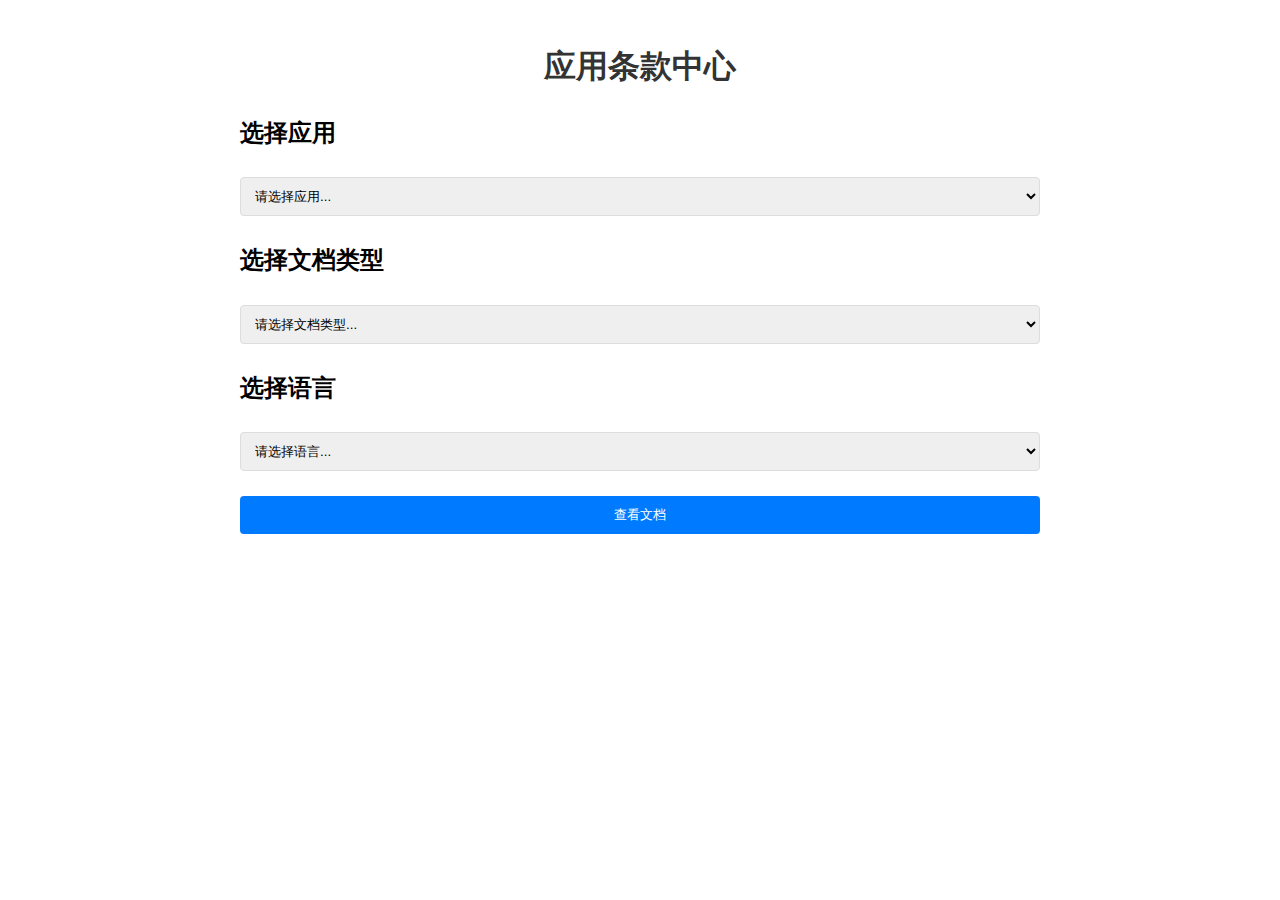
<file: index.html>
<!DOCTYPE html>
<html lang="en">
<head>
    <meta charset="UTF-8">
    <meta name="viewport" content="width=device-width, initial-scale=1.0">
    <title>应用条款中心</title>
    <link rel="stylesheet" href="css/style.css">
</head>
<body>
    <div class="container">
        <h1>应用条款中心</h1>
        
        <div class="app-selector">
            <h2>选择应用</h2>
            <select id="appSelect">
                <option value="">请选择应用...</option>
                <option value="app1">APP1</option>
                <option value="app2">APP2</option>
                <option value="app3">APP3</option>
            </select>
        </div>

        <div class="doc-selector">
            <h2>选择文档类型</h2>
            <select id="docSelect">
                <option value="">请选择文档类型...</option>
                <option value="terms">使用条款</option>
                <option value="privacy">隐私政策</option>
                <option value="support">支持政策</option>
            </select>
        </div>

        <div class="lang-selector">
            <h2>选择语言</h2>
            <select id="langSelect">
                <option value="">请选择语言...</option>
                <option value="en">English</option>
                <option value="zh">中文</option>
            </select>
        </div>

        <button id="viewDoc">查看文档</button>
    </div>
    <script src="js/main.js"></script>
</body>
</html>
</file>
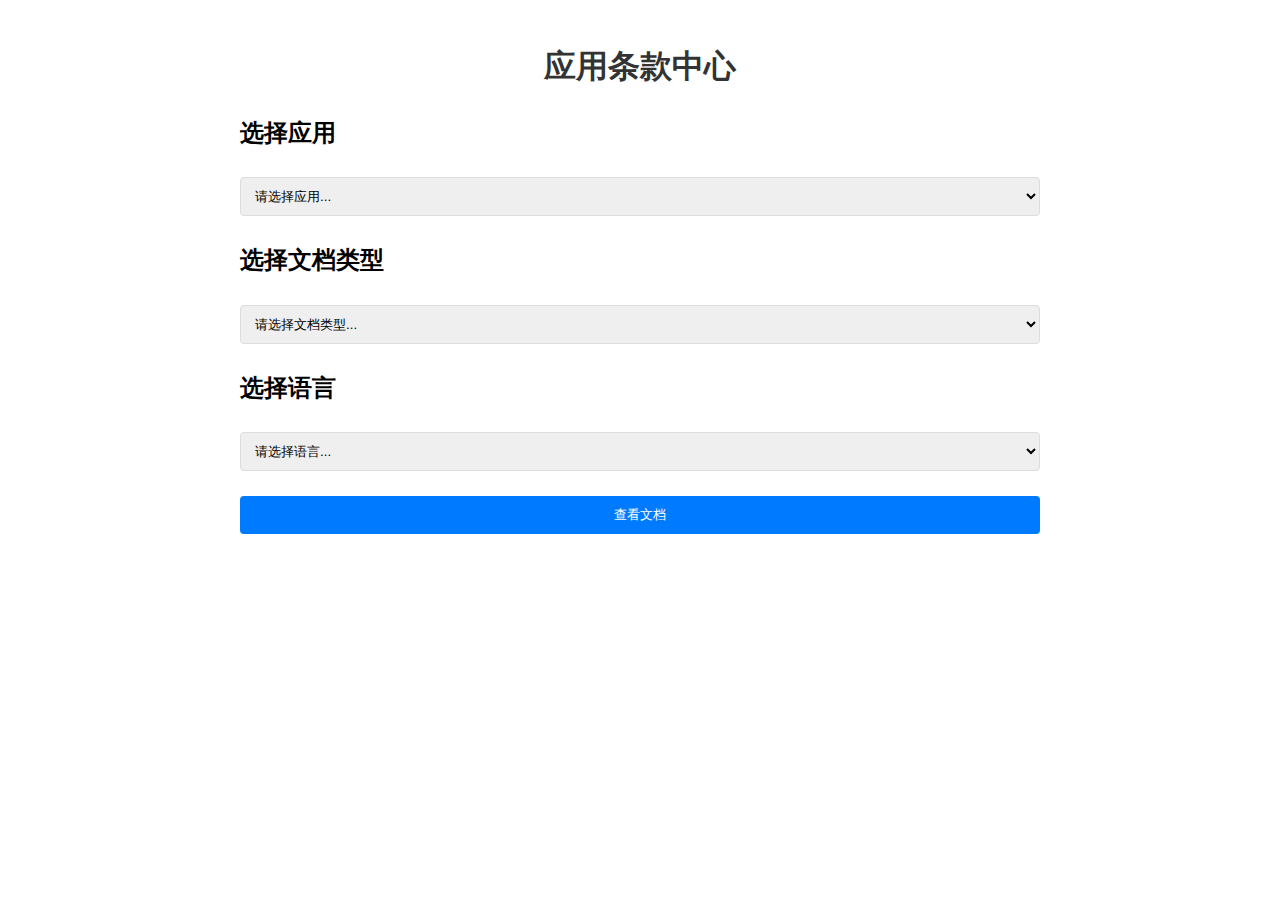
<file: APP条款网站/index.html>
<!DOCTYPE html>
<html lang="en">
<head>
    <meta charset="UTF-8">
    <meta name="viewport" content="width=device-width, initial-scale=1.0">
    <title>应用条款中心</title>
    <link rel="stylesheet" href="css/style.css">
</head>
<body>
    <div class="container">
        <h1>应用条款中心</h1>
        
        <div class="app-selector">
            <h2>选择应用</h2>
            <select id="appSelect">
                <option value="">请选择应用...</option>
                <option value="app1">APP1</option>
                <option value="app2">APP2</option>
                <option value="app3">APP3</option>
            </select>
        </div>

        <div class="doc-selector">
            <h2>选择文档类型</h2>
            <select id="docSelect">
                <option value="">请选择文档类型...</option>
                <option value="terms">使用条款</option>
                <option value="privacy">隐私政策</option>
            </select>
        </div>

        <div class="lang-selector">
            <h2>选择语言</h2>
            <select id="langSelect">
                <option value="">请选择语言...</option>
                <option value="en">English</option>
                <option value="zh">中文</option>
            </select>
        </div>

        <button id="viewDoc">查看文档</button>
    </div>
    <script src="js/main.js"></script>
</body>
</html>
</file>
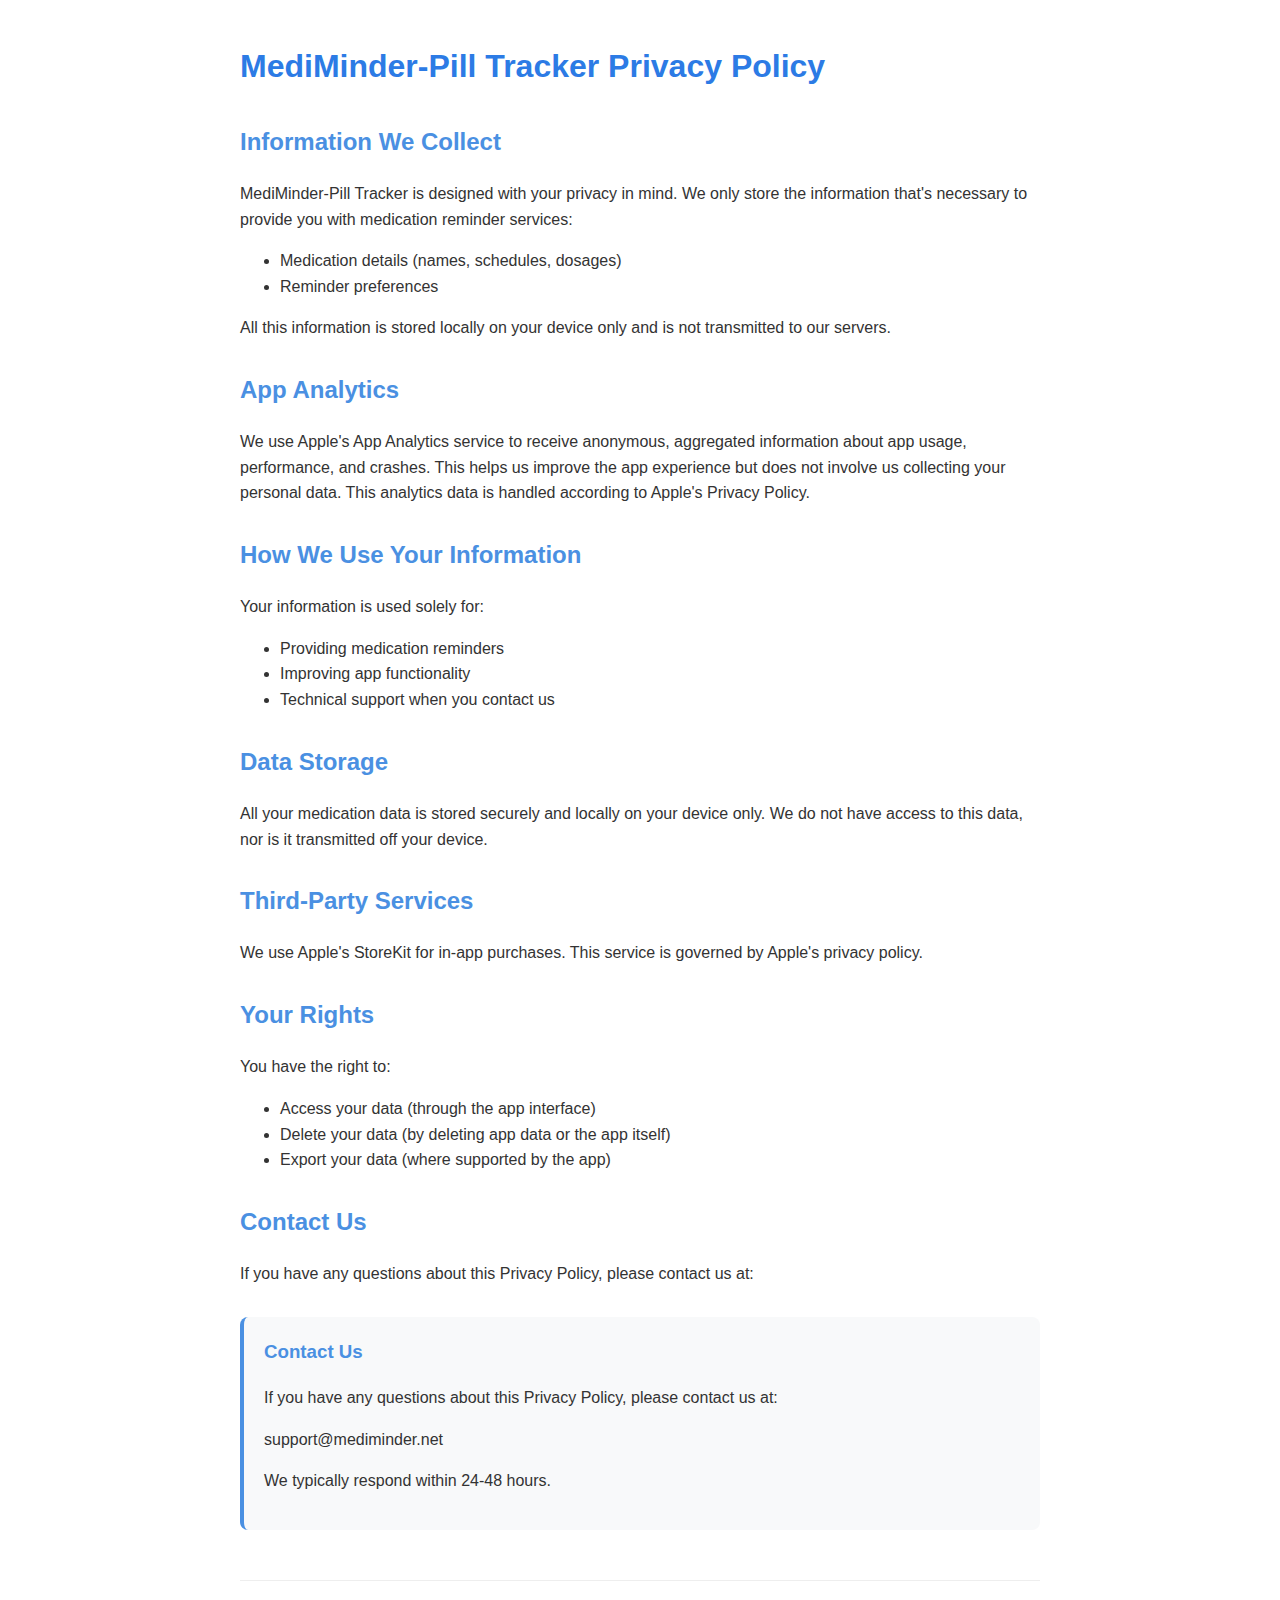
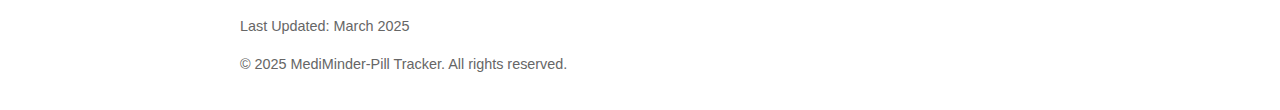
<file: app1/privacy/en.html>
<!DOCTYPE html>
<html lang="en">
<head>
    <meta charset="UTF-8">
    <meta name="viewport" content="width=device-width, initial-scale=1.0">
    <title>MediMinder-Pill Tracker Privacy Policy</title>
    <style>
        body {
            font-family: -apple-system, BlinkMacSystemFont, 'Segoe UI', Roboto, Oxygen, Ubuntu, Cantarell, 'Open Sans', 'Helvetica Neue', sans-serif;
            line-height: 1.6;
            color: #333;
            max-width: 800px;
            margin: 0 auto;
            padding: 20px;
        }
        h1 {
            color: #2c7be5;
            margin-bottom: 30px;
        }
        h2 {
            color: #4a90e2;
            margin-top: 30px;
        }
        .contact-box {
            background-color: #f8f9fa;
            border-radius: 8px;
            padding: 20px;
            margin: 30px 0;
            border-left: 4px solid #4a90e2;
        }
        .contact-box h3 {
            margin-top: 0;
            color: #4a90e2;
        }
        a {
            color: #4a90e2;
            text-decoration: none;
        }
        a:hover {
            text-decoration: underline;
        }
    </style>
</head>
<body>
    <h1>MediMinder-Pill Tracker Privacy Policy</h1>
            <h2>Information We Collect</h2>
            <p>MediMinder-Pill Tracker is designed with your privacy in mind. We only store the information that's necessary to provide you with medication reminder services:</p>
            <ul>
                <li>Medication details (names, schedules, dosages)</li>
                <li>Reminder preferences</li>
            </ul>
            <p>All this information is stored locally on your device only and is not transmitted to our servers.</p>
            
            <h2>App Analytics</h2>
            <p>We use Apple's App Analytics service to receive anonymous, aggregated information about app usage, performance, and crashes. This helps us improve the app experience but does not involve us collecting your personal data. This analytics data is handled according to Apple's Privacy Policy.</p>
            
            <h2>How We Use Your Information</h2>
            <p>Your information is used solely for:</p>
            <ul>
                <li>Providing medication reminders</li>
                <li>Improving app functionality</li>
                <li>Technical support when you contact us</li>
            </ul>
            
            <h2>Data Storage</h2>
            <p>All your medication data is stored securely and locally on your device only. We do not have access to this data, nor is it transmitted off your device.</p>
            
            <h2>Third-Party Services</h2>
            <p>We use Apple's StoreKit for in-app purchases. This service is governed by Apple's privacy policy.</p>
            
            <h2>Your Rights</h2>
            <p>You have the right to:</p>
            <ul>
                <li>Access your data (through the app interface)</li>
                <li>Delete your data (by deleting app data or the app itself)</li>
                <li>Export your data (where supported by the app)</li>
            </ul>
            
            <h2>Contact Us</h2>
            <p>If you have any questions about this Privacy Policy, please contact us at:</p>
            <div class="contact-box">
                <h3>Contact Us</h3>
                <p>If you have any questions about this Privacy Policy, please contact us at:</p>
                <p>support@mediminder.net</p>
                <p>We typically respond within 24-48 hours.</p>
            </div>
            
            <footer style="margin-top: 50px; border-top: 1px solid #eee; padding-top: 20px; font-size: 0.9em; color: #666;">
                <p>Last Updated: March 2025</p>
                <p>© 2025 MediMinder-Pill Tracker. All rights reserved.</p>
            </footer>
        </body>
        </html>
</file>
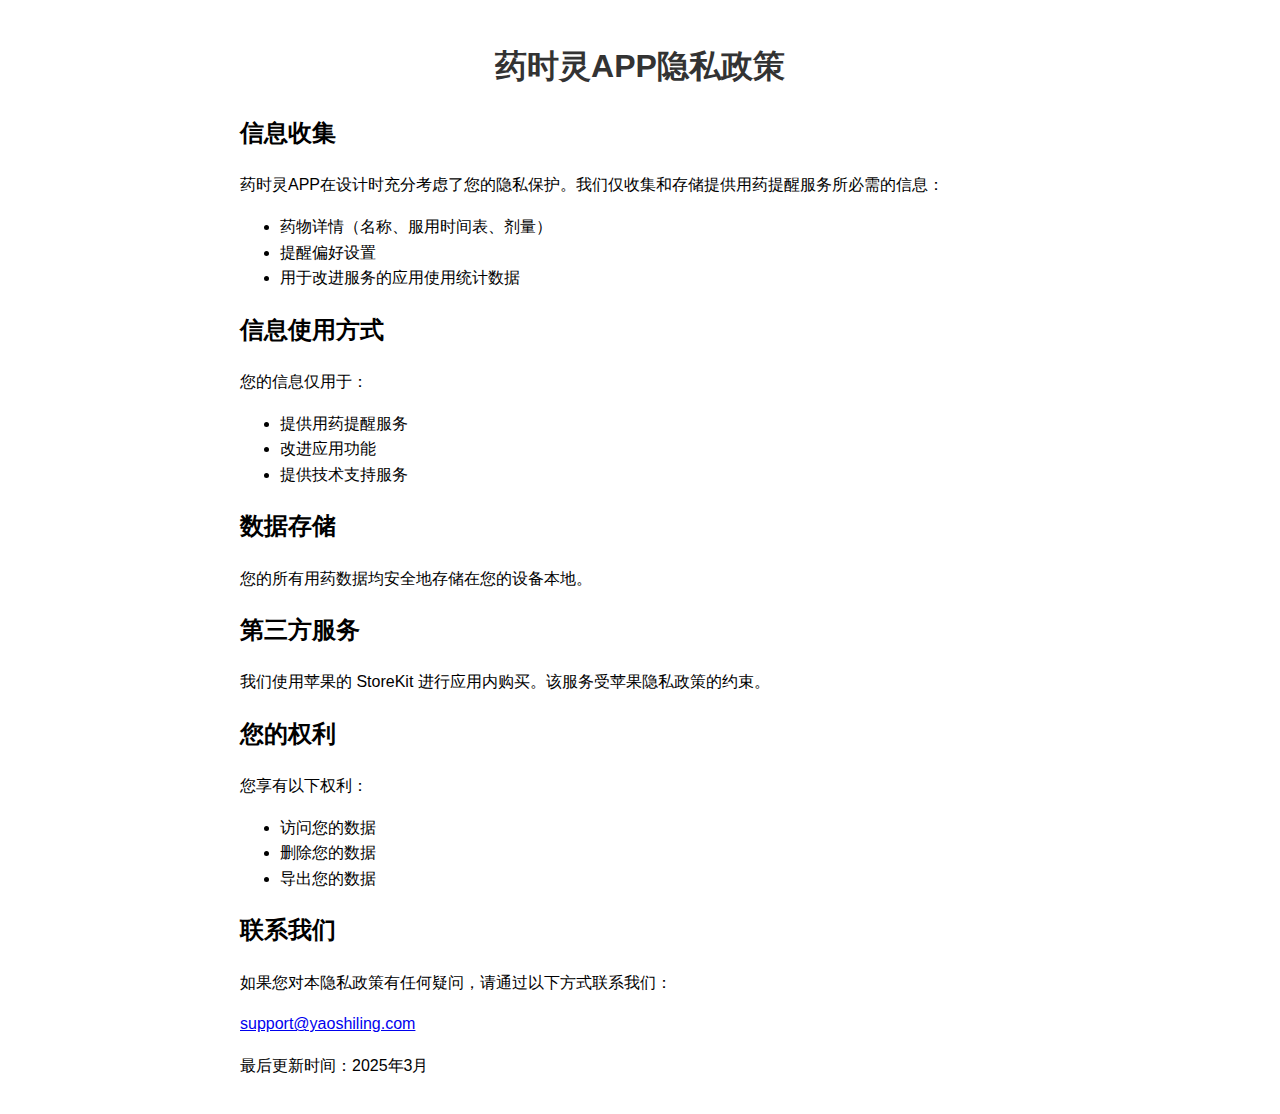
<file: app1/privacy/zh.html>
<!DOCTYPE html>
<html lang="zh">
<head>
    <meta charset="UTF-8">
    <meta name="viewport" content="width=device-width, initial-scale=1.0">
    <title>APP1 隐私政策 - 中文</title>
    <link rel="stylesheet" href="../../../css/style.css">
</head>
<body>
    <div class="container">
        <h1>药时灵APP隐私政策</h1>
        <div class="content">
            <h2>信息收集</h2>
            <p>药时灵APP在设计时充分考虑了您的隐私保护。我们仅收集和存储提供用药提醒服务所必需的信息：</p>
            <ul>
                <li>药物详情（名称、服用时间表、剂量）</li>
                <li>提醒偏好设置</li>
                <li>用于改进服务的应用使用统计数据</li>
            </ul>
            
            <h2>信息使用方式</h2>
            <p>您的信息仅用于：</p>
            <ul>
                <li>提供用药提醒服务</li>
                <li>改进应用功能</li>
                <li>提供技术支持服务</li>
            </ul>
            
            <h2>数据存储</h2>
            <p>您的所有用药数据均安全地存储在您的设备本地。</p>
            
            <h2>第三方服务</h2>
            <p>我们使用苹果的 StoreKit 进行应用内购买。该服务受苹果隐私政策的约束。</p>
            
            <h2>您的权利</h2>
            <p>您享有以下权利：</p>
            <ul>
                <li>访问您的数据</li>
                <li>删除您的数据</li>
                <li>导出您的数据</li>
            </ul>
            
            <h2>联系我们</h2>
            <p>如果您对本隐私政策有任何疑问，请通过以下方式联系我们：</p>
            <p><a href="mailto:support@yaoshiling.com">support@yaoshiling.com</a></p>
            
            <p class="last-updated">最后更新时间：2025年3月</p>
        </div>
    </div>
</body>
</html>
</file>
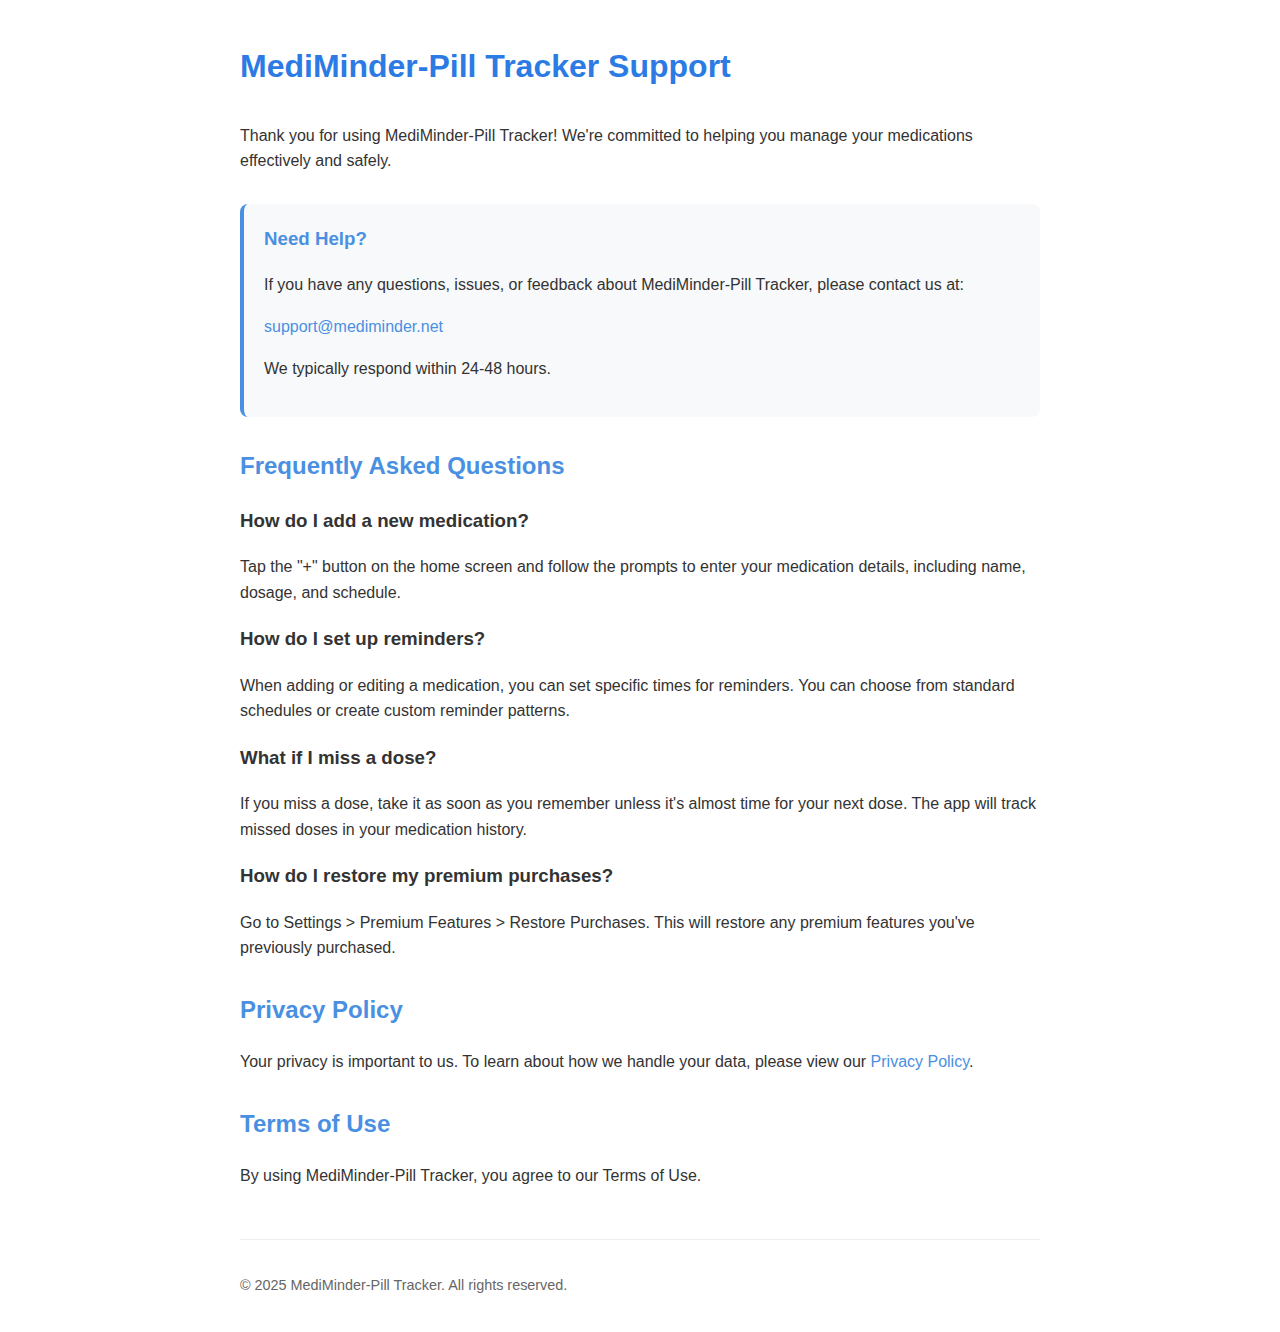
<file: app1/terms/en.html>
<!DOCTYPE html>
<html lang="en">
<head>
    <meta charset="UTF-8">
    <meta name="viewport" content="width=device-width, initial-scale=1.0">
    <title>MediMinder-Pill Tracker Support</title>
    <style>
        body {
            font-family: -apple-system, BlinkMacSystemFont, 'Segoe UI', Roboto, Oxygen, Ubuntu, Cantarell, 'Open Sans', 'Helvetica Neue', sans-serif;
            line-height: 1.6;
            color: #333;
            max-width: 800px;
            margin: 0 auto;
            padding: 20px;
        }
        h1 {
            color: #2c7be5;
            margin-bottom: 30px;
        }
        h2 {
            color: #4a90e2;
            margin-top: 30px;
        }
        .contact-box {
            background-color: #f8f9fa;
            border-radius: 8px;
            padding: 20px;
            margin: 30px 0;
            border-left: 4px solid #4a90e2;
        }
        .contact-box h3 {
            margin-top: 0;
            color: #4a90e2;
        }
        a {
            color: #4a90e2;
            text-decoration: none;
        }
        a:hover {
            text-decoration: underline;
        }
    </style>
</head>
<body>
    <h1>MediMinder-Pill Tracker Support</h1>
    
    <p>Thank you for using MediMinder-Pill Tracker! We're committed to helping you manage your medications effectively and safely.</p >
    
    <div class="contact-box">
        <h3>Need Help?</h3>
        <p>If you have any questions, issues, or feedback about MediMinder-Pill Tracker, please contact us at:</p >
        <p><a href="mailto:support@mediminder.net">support@mediminder.net</a></p >
        <p>We typically respond within 24-48 hours.</p >
    </div>
    
    <h2>Frequently Asked Questions</h2>
    
    <h3>How do I add a new medication?</h3>
    <p>Tap the "+" button on the home screen and follow the prompts to enter your medication details, including name, dosage, and schedule.</p >
    
    <h3>How do I set up reminders?</h3>
    <p>When adding or editing a medication, you can set specific times for reminders. You can choose from standard schedules or create custom reminder patterns.</p >
    
    <h3>What if I miss a dose?</h3>
    <p>If you miss a dose, take it as soon as you remember unless it's almost time for your next dose. The app will track missed doses in your medication history.</p >
    
    <h3>How do I restore my premium purchases?</h3>
    <p>Go to Settings > Premium Features > Restore Purchases. This will restore any premium features you've previously purchased.</p >
    
    <h2>Privacy Policy</h2>
    <p>Your privacy is important to us. To learn about how we handle your data, please view our <a href="https://terms.suganqi.com/apps/app1/privacy/en.html">Privacy Policy</a>.</p >
    
    <h2>Terms of Use</h2>
    <p>By using MediMinder-Pill Tracker, you agree to our Terms of Use.</p >
    
    <footer style="margin-top: 50px; border-top: 1px solid #eee; padding-top: 20px; font-size: 0.9em; color: #666;">
        <p>© 2025 MediMinder-Pill Tracker. All rights reserved.</p >
    </footer>
</body>
</html>
</file>
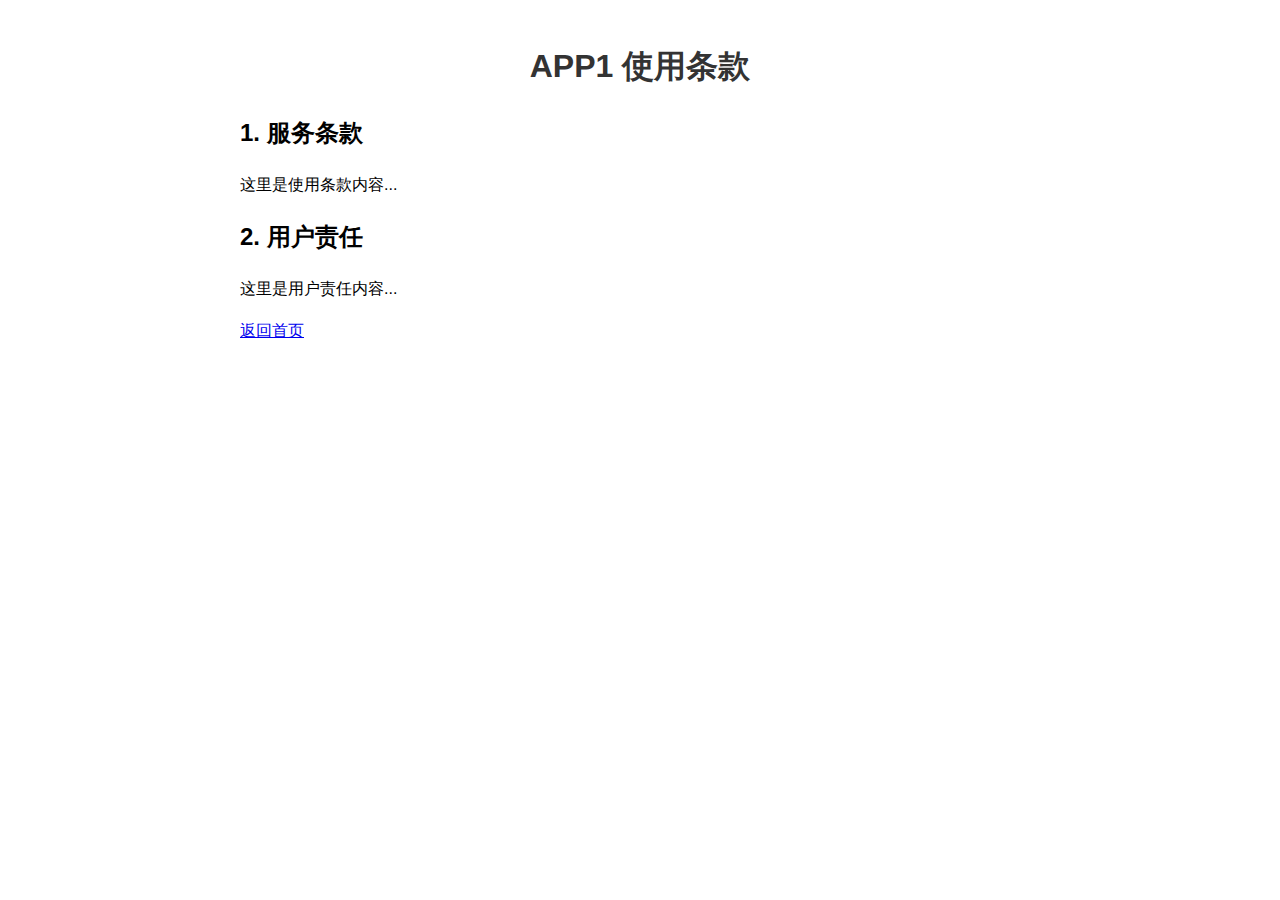
<file: app1/terms/zh.html>
<!DOCTYPE html>
<html lang="zh">
<head>
    <meta charset="UTF-8">
    <meta name="viewport" content="width=device-width, initial-scale=1.0">
    <title>APP1 使用条款 - 中文</title>
    <link rel="stylesheet" href="../../../css/style.css">
</head>
<body>
    <div class="container">
        <h1>APP1 使用条款</h1>
        <div class="content">
            <h2>1. 服务条款</h2>
            <p>这里是使用条款内容...</p>
            
            <h2>2. 用户责任</h2>
            <p>这里是用户责任内容...</p>
            
            <!-- 更多条款内容 -->
        </div>
        <a href="../../../index.html">返回首页</a>
    </div>
</body>
</html>
</file>
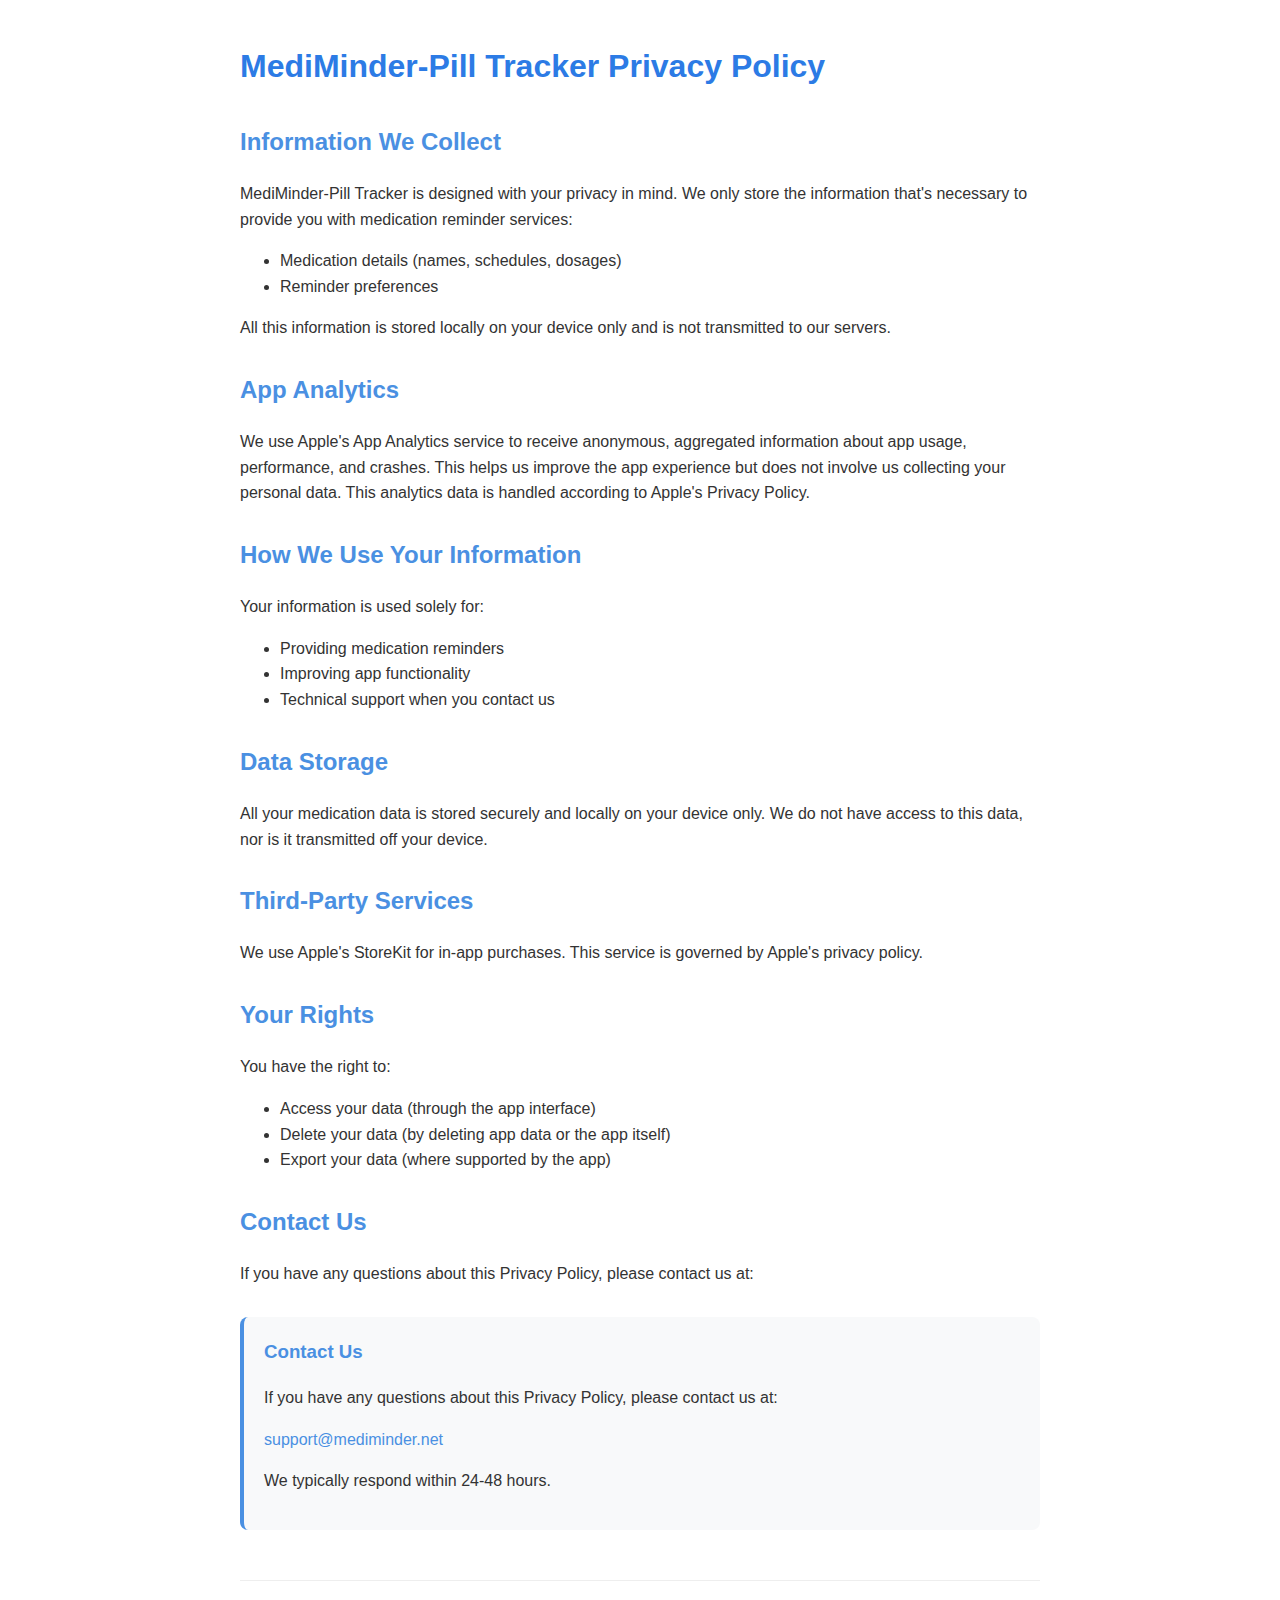
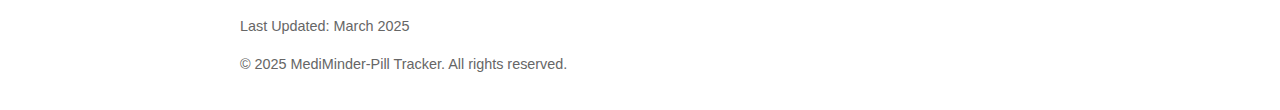
<file: apps/app1/privacy/en.html>
<!DOCTYPE html>
<html lang="en">
<head>
    <meta charset="UTF-8">
    <meta name="viewport" content="width=device-width, initial-scale=1.0">
    <title>MediMinder-Pill Tracker Privacy Policy</title>
    <style>
        body {
            font-family: -apple-system, BlinkMacSystemFont, 'Segoe UI', Roboto, Oxygen, Ubuntu, Cantarell, 'Open Sans', 'Helvetica Neue', sans-serif;
            line-height: 1.6;
            color: #333;
            max-width: 800px;
            margin: 0 auto;
            padding: 20px;
        }
        h1 {
            color: #2c7be5;
            margin-bottom: 30px;
        }
        h2 {
            color: #4a90e2;
            margin-top: 30px;
        }
        .contact-box {
            background-color: #f8f9fa;
            border-radius: 8px;
            padding: 20px;
            margin: 30px 0;
            border-left: 4px solid #4a90e2;
        }
        .contact-box h3 {
            margin-top: 0;
            color: #4a90e2;
        }
        a {
            color: #4a90e2;
            text-decoration: none;
        }
        a:hover {
            text-decoration: underline;
        }
    </style>
</head>
<body>
    <h1>MediMinder-Pill Tracker Privacy Policy</h1>
            <h2>Information We Collect</h2>
            <p>MediMinder-Pill Tracker is designed with your privacy in mind. We only store the information that's necessary to provide you with medication reminder services:</p>
            <ul>
                <li>Medication details (names, schedules, dosages)</li>
                <li>Reminder preferences</li>
            </ul>
            <p>All this information is stored locally on your device only and is not transmitted to our servers.</p>
            
            <h2>App Analytics</h2>
            <p>We use Apple's App Analytics service to receive anonymous, aggregated information about app usage, performance, and crashes. This helps us improve the app experience but does not involve us collecting your personal data. This analytics data is handled according to Apple's Privacy Policy.</p>
            
            <h2>How We Use Your Information</h2>
            <p>Your information is used solely for:</p>
            <ul>
                <li>Providing medication reminders</li>
                <li>Improving app functionality</li>
                <li>Technical support when you contact us</li>
            </ul>
            
            <h2>Data Storage</h2>
            <p>All your medication data is stored securely and locally on your device only. We do not have access to this data, nor is it transmitted off your device.</p>
            
            <h2>Third-Party Services</h2>
            <p>We use Apple's StoreKit for in-app purchases. This service is governed by Apple's privacy policy.</p>
            
            <h2>Your Rights</h2>
            <p>You have the right to:</p>
            <ul>
                <li>Access your data (through the app interface)</li>
                <li>Delete your data (by deleting app data or the app itself)</li>
                <li>Export your data (where supported by the app)</li>
            </ul>
            
            <h2>Contact Us</h2>
            <p>If you have any questions about this Privacy Policy, please contact us at:</p>
            <div class="contact-box">
                <h3>Contact Us</h3>
                <p>If you have any questions about this Privacy Policy, please contact us at:</p>
                <p><a href="mailto:support@mediminder.net">support@mediminder.net</a></p>
                <p>We typically respond within 24-48 hours.</p>
            </div>
            
            <footer style="margin-top: 50px; border-top: 1px solid #eee; padding-top: 20px; font-size: 0.9em; color: #666;">
                <p>Last Updated: March 2025</p>
                <p>© 2025 MediMinder-Pill Tracker. All rights reserved.</p>
            </footer>
        </body>
        </html>
</file>
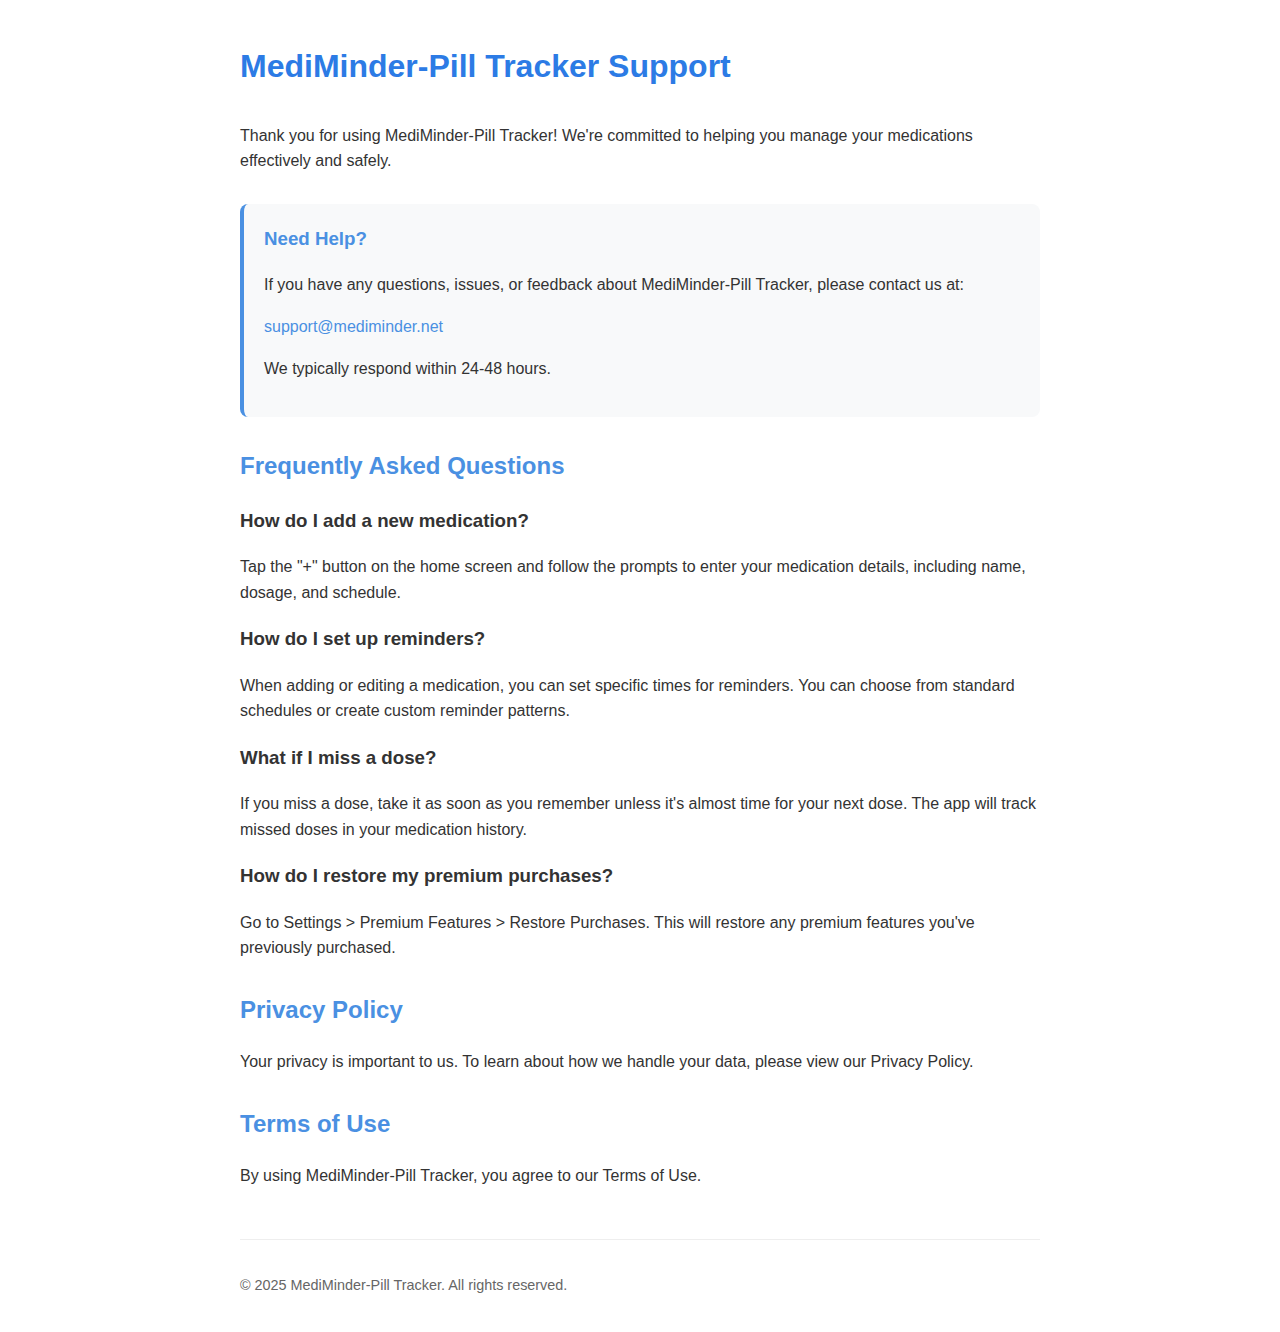
<file: apps/app1/support/en.html>
<!DOCTYPE html>
<html lang="en">
<head>
    <meta charset="UTF-8">
    <meta name="viewport" content="width=device-width, initial-scale=1.0">
    <title>MediMinder-Pill Tracker Support</title>
    <style>
        body {
            font-family: -apple-system, BlinkMacSystemFont, 'Segoe UI', Roboto, Oxygen, Ubuntu, Cantarell, 'Open Sans', 'Helvetica Neue', sans-serif;
            line-height: 1.6;
            color: #333;
            max-width: 800px;
            margin: 0 auto;
            padding: 20px;
        }
        h1 {
            color: #2c7be5;
            margin-bottom: 30px;
        }
        h2 {
            color: #4a90e2;
            margin-top: 30px;
        }
        .contact-box {
            background-color: #f8f9fa;
            border-radius: 8px;
            padding: 20px;
            margin: 30px 0;
            border-left: 4px solid #4a90e2;
        }
        .contact-box h3 {
            margin-top: 0;
            color: #4a90e2;
        }
        a {
            color: #4a90e2;
            text-decoration: none;
        }
        a:hover {
            text-decoration: underline;
        }
    </style>
</head>
<body>
    <h1>MediMinder-Pill Tracker Support</h1>
    
    <p>Thank you for using MediMinder-Pill Tracker! We're committed to helping you manage your medications effectively and safely.</p >
    
    <div class="contact-box">
        <h3>Need Help?</h3>
        <p>If you have any questions, issues, or feedback about MediMinder-Pill Tracker, please contact us at:</p >
        <p><a href="mailto:support@mediminder.net">support@mediminder.net</a></p >
        <p>We typically respond within 24-48 hours.</p >
    </div>
    
    <h2>Frequently Asked Questions</h2>
    
    <h3>How do I add a new medication?</h3>
    <p>Tap the "+" button on the home screen and follow the prompts to enter your medication details, including name, dosage, and schedule.</p >
    
    <h3>How do I set up reminders?</h3>
    <p>When adding or editing a medication, you can set specific times for reminders. You can choose from standard schedules or create custom reminder patterns.</p >
    
    <h3>What if I miss a dose?</h3>
    <p>If you miss a dose, take it as soon as you remember unless it's almost time for your next dose. The app will track missed doses in your medication history.</p >
    
    <h3>How do I restore my premium purchases?</h3>
    <p>Go to Settings > Premium Features > Restore Purchases. This will restore any premium features you've previously purchased.</p >
    
    <h2><a href="https://terms.suganqi.com/apps/app1/privacy/en.html">Privacy Policy</a></h2>
    <p>Your privacy is important to us. To learn about how we handle your data, please view our Privacy Policy.</p >
    
    <h2><a href="https://www.apple.com/legal/internet-services/itunes/dev/stdeula/">Terms of Use</a></h2>
    <p>By using MediMinder-Pill Tracker, you agree to our Terms of Use.</p >
    
    <footer style="margin-top: 50px; border-top: 1px solid #eee; padding-top: 20px; font-size: 0.9em; color: #666;">
        <p>© 2025 MediMinder-Pill Tracker. All rights reserved.</p >
    </footer>
</body>
</html>
</file>
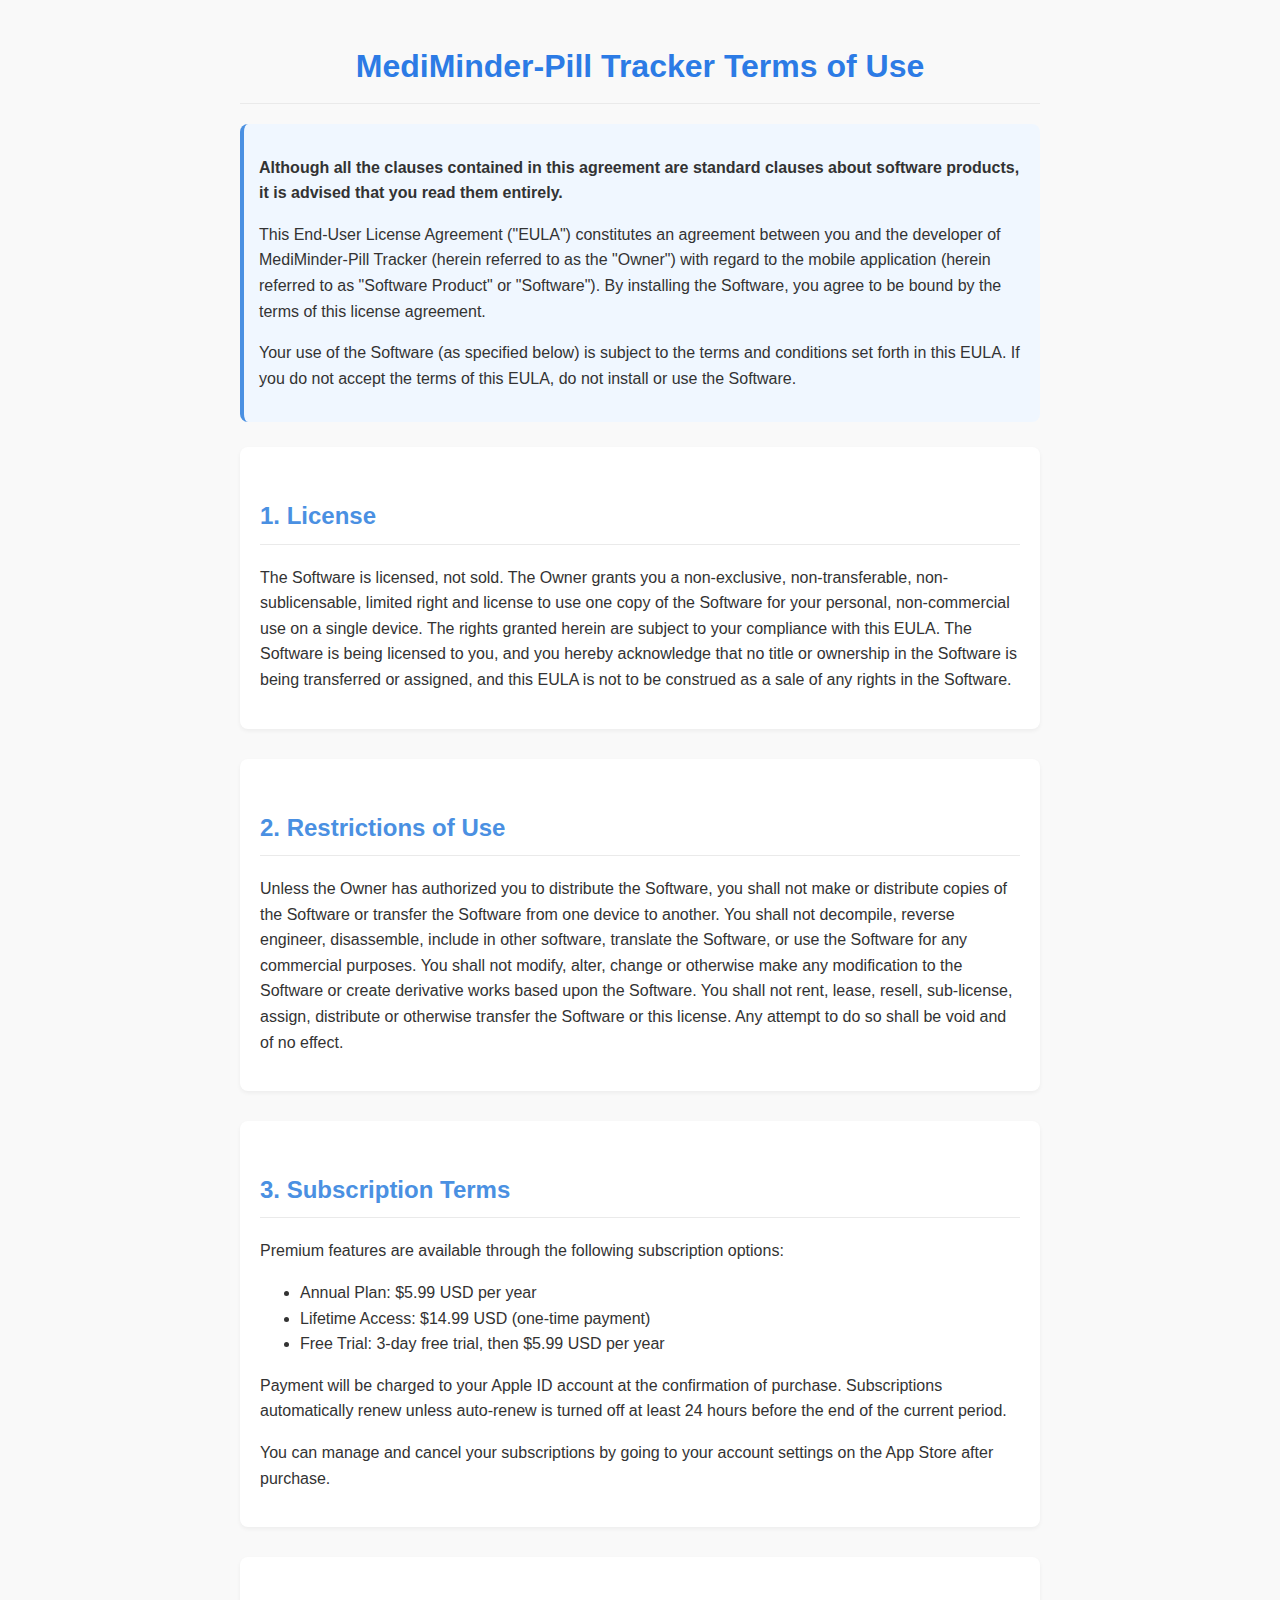
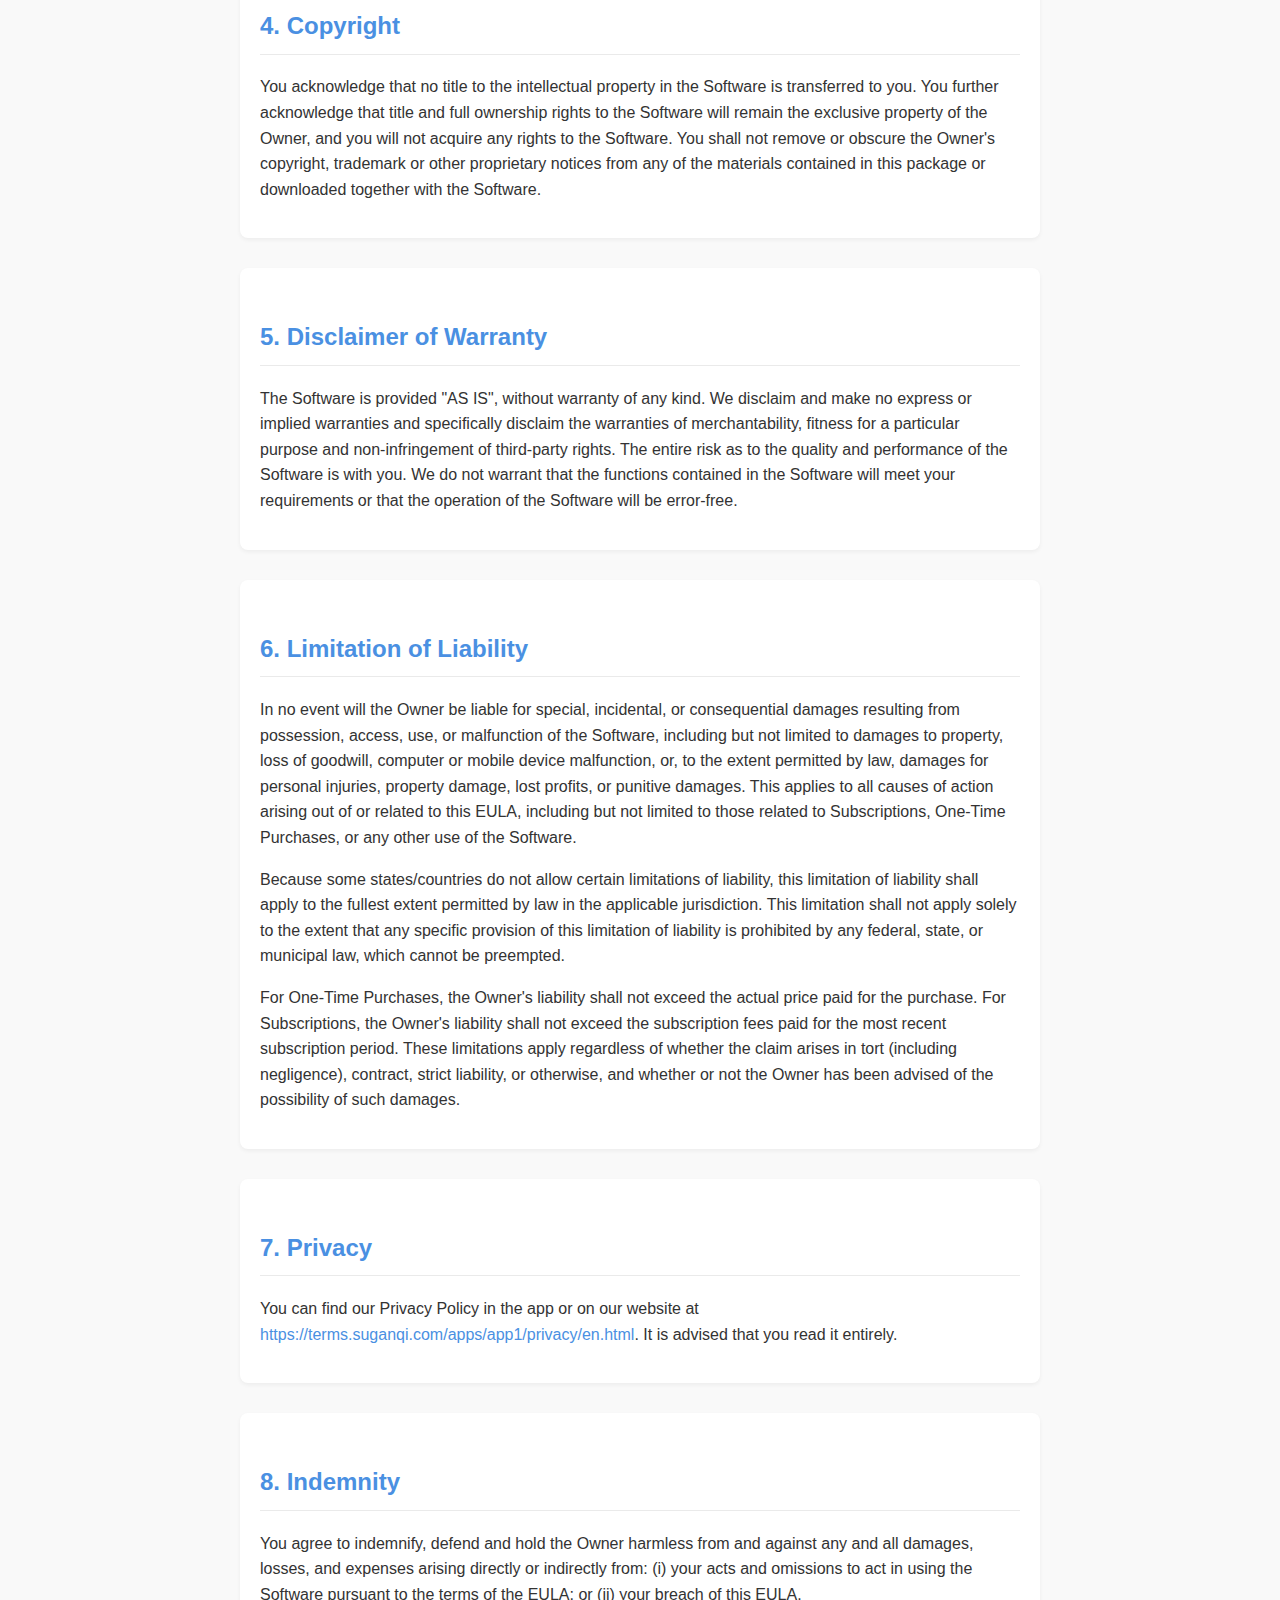
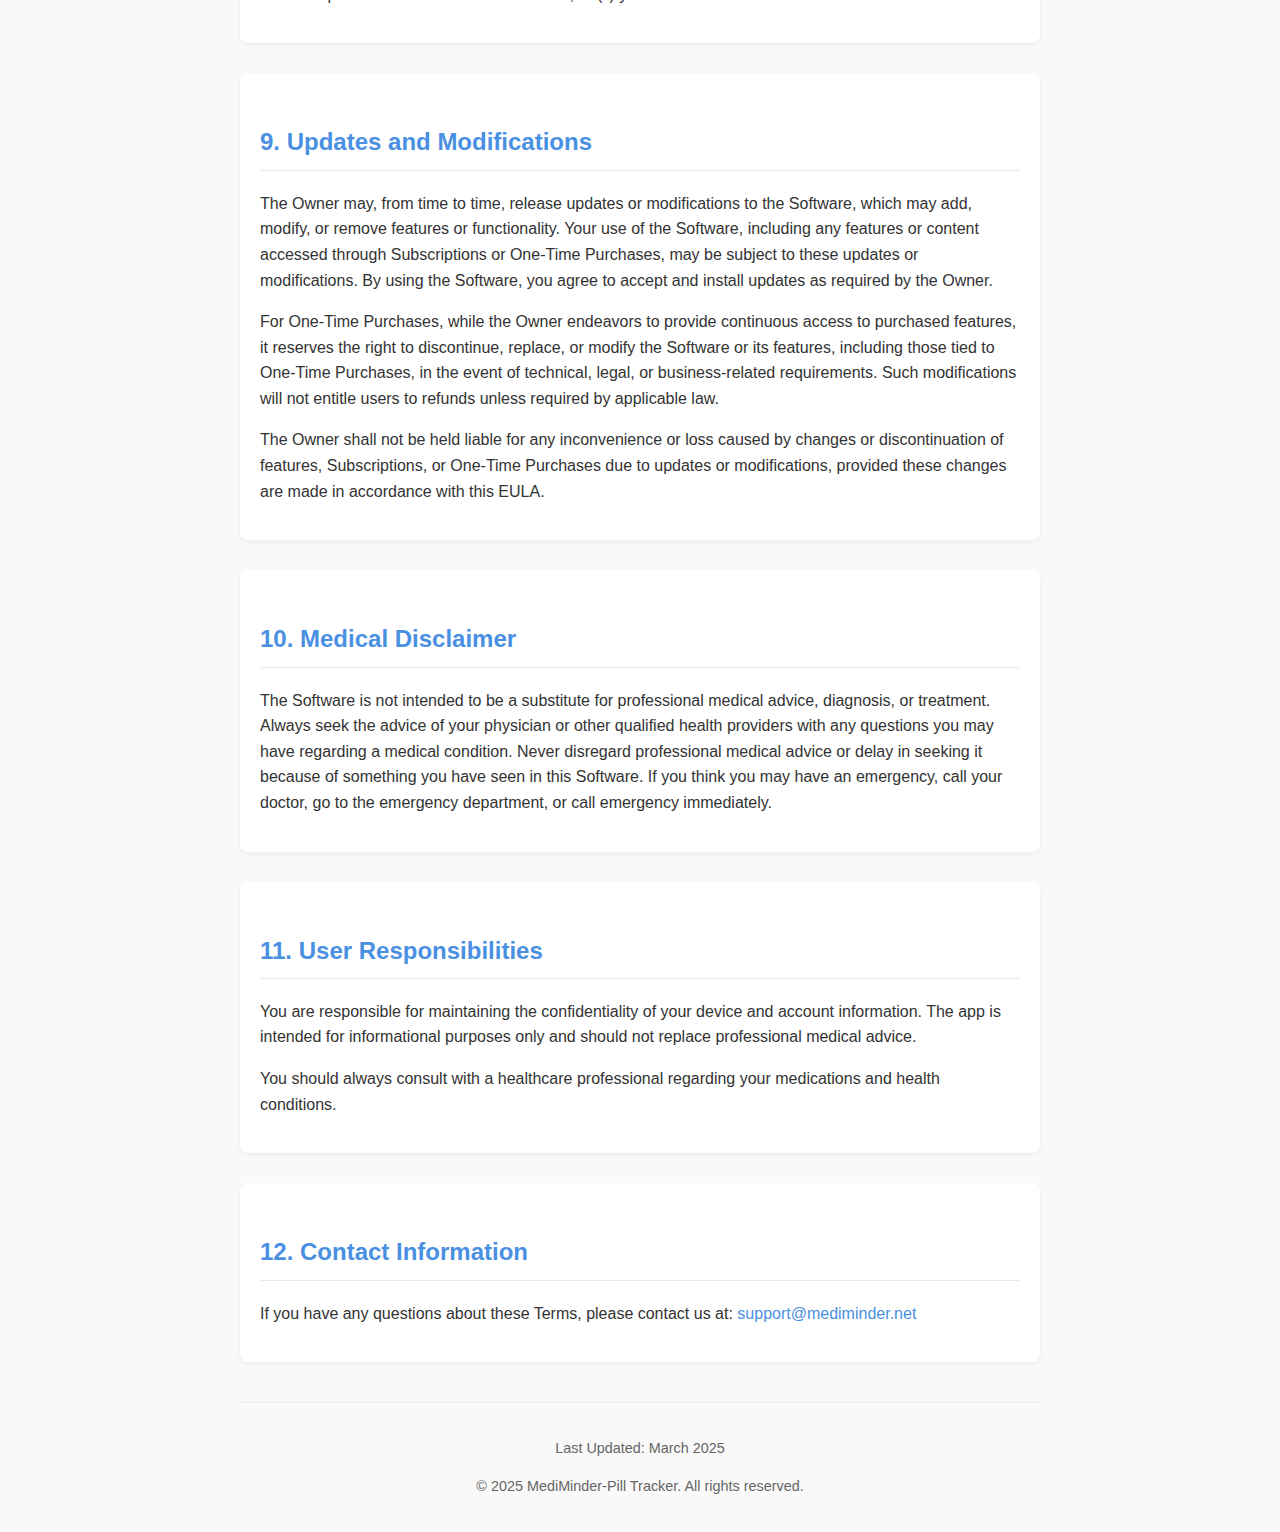
<file: apps/app1/terms/en.html>
<!DOCTYPE html>
<html lang="en">
<head>
    <meta charset="UTF-8">
    <meta name="viewport" content="width=device-width, initial-scale=1.0">
    <title>MediMinder-Pill Tracker Terms of Use</title>
    <style>
        body {
            font-family: -apple-system, BlinkMacSystemFont, 'Segoe UI', Roboto, Oxygen, Ubuntu, Cantarell, 'Open Sans', 'Helvetica Neue', sans-serif;
            line-height: 1.6;
            color: #333;
            max-width: 800px;
            margin: 0 auto;
            padding: 20px;
            background-color: #f9f9f9;
        }
        h1 {
            color: #2c7be5;
            margin-bottom: 20px;
            text-align: center;
            padding-bottom: 10px;
            border-bottom: 1px solid #eaeaea;
        }
        h2 {
            color: #4a90e2;
            margin-top: 30px;
            padding-bottom: 8px;
            border-bottom: 1px solid #eaeaea;
        }
        .intro {
            background-color: #f0f7ff;
            padding: 15px;
            border-radius: 8px;
            margin-bottom: 25px;
            border-left: 4px solid #4a90e2;
        }
        .section {
            margin-bottom: 30px;
            background-color: white;
            padding: 20px;
            border-radius: 8px;
            box-shadow: 0 2px 4px rgba(0,0,0,0.05);
        }
        .footer {
            margin-top: 40px;
            text-align: center;
            font-size: 0.9em;
            color: #666;
            padding-top: 20px;
            border-top: 1px solid #eaeaea;
        }
        a {
            color: #4a90e2;
            text-decoration: none;
        }
        a:hover {
            text-decoration: underline;
        }
    </style>
</head>
<body>
    <h1>MediMinder-Pill Tracker Terms of Use</h1>
    
    <div class="intro">
        <p><strong>Although all the clauses contained in this agreement are standard clauses about software products, it is advised that you read them entirely.</strong></p>
        
        <p>This End-User License Agreement ("EULA") constitutes an agreement between you and the developer of MediMinder-Pill Tracker (herein referred to as the "Owner") with regard to the mobile application (herein referred to as "Software Product" or "Software"). By installing the Software, you agree to be bound by the terms of this license agreement.</p>
        
        <p>Your use of the Software (as specified below) is subject to the terms and conditions set forth in this EULA. If you do not accept the terms of this EULA, do not install or use the Software.</p>
    </div>
    
    <div class="section">
        <h2>1. License</h2>
        <p>The Software is licensed, not sold. The Owner grants you a non-exclusive, non-transferable, non-sublicensable, limited right and license to use one copy of the Software for your personal, non-commercial use on a single device. The rights granted herein are subject to your compliance with this EULA. The Software is being licensed to you, and you hereby acknowledge that no title or ownership in the Software is being transferred or assigned, and this EULA is not to be construed as a sale of any rights in the Software.</p>
    </div>
    
    <div class="section">
        <h2>2. Restrictions of Use</h2>
        <p>Unless the Owner has authorized you to distribute the Software, you shall not make or distribute copies of the Software or transfer the Software from one device to another. You shall not decompile, reverse engineer, disassemble, include in other software, translate the Software, or use the Software for any commercial purposes. You shall not modify, alter, change or otherwise make any modification to the Software or create derivative works based upon the Software. You shall not rent, lease, resell, sub-license, assign, distribute or otherwise transfer the Software or this license. Any attempt to do so shall be void and of no effect.</p>
    </div>
    
    <div class="section">
        <h2>3. Subscription Terms</h2>
        <p>Premium features are available through the following subscription options:</p>
        <ul>
            <li>Annual Plan: $5.99 USD per year</li>
            <li>Lifetime Access: $14.99 USD (one-time payment)</li>
            <li>Free Trial: 3-day free trial, then $5.99 USD per year</li>
        </ul>
        
        <p>Payment will be charged to your Apple ID account at the confirmation of purchase. Subscriptions automatically renew unless auto-renew is turned off at least 24 hours before the end of the current period.</p>
        
        <p>You can manage and cancel your subscriptions by going to your account settings on the App Store after purchase.</p>
    </div>
    
    <div class="section">
        <h2>4. Copyright</h2>
        <p>You acknowledge that no title to the intellectual property in the Software is transferred to you. You further acknowledge that title and full ownership rights to the Software will remain the exclusive property of the Owner, and you will not acquire any rights to the Software. You shall not remove or obscure the Owner's copyright, trademark or other proprietary notices from any of the materials contained in this package or downloaded together with the Software.</p>
    </div>
    
    <div class="section">
        <h2>5. Disclaimer of Warranty</h2>
        <p>The Software is provided "AS IS", without warranty of any kind. We disclaim and make no express or implied warranties and specifically disclaim the warranties of merchantability, fitness for a particular purpose and non-infringement of third-party rights. The entire risk as to the quality and performance of the Software is with you. We do not warrant that the functions contained in the Software will meet your requirements or that the operation of the Software will be error-free.</p>
    </div>
    
    <div class="section">
        <h2>6. Limitation of Liability</h2>
        <p>In no event will the Owner be liable for special, incidental, or consequential damages resulting from possession, access, use, or malfunction of the Software, including but not limited to damages to property, loss of goodwill, computer or mobile device malfunction, or, to the extent permitted by law, damages for personal injuries, property damage, lost profits, or punitive damages. This applies to all causes of action arising out of or related to this EULA, including but not limited to those related to Subscriptions, One-Time Purchases, or any other use of the Software.</p>
        
        <p>Because some states/countries do not allow certain limitations of liability, this limitation of liability shall apply to the fullest extent permitted by law in the applicable jurisdiction. This limitation shall not apply solely to the extent that any specific provision of this limitation of liability is prohibited by any federal, state, or municipal law, which cannot be preempted.</p>
        
        <p>For One-Time Purchases, the Owner's liability shall not exceed the actual price paid for the purchase. For Subscriptions, the Owner's liability shall not exceed the subscription fees paid for the most recent subscription period. These limitations apply regardless of whether the claim arises in tort (including negligence), contract, strict liability, or otherwise, and whether or not the Owner has been advised of the possibility of such damages.</p>
    </div>
    
    <div class="section">
        <h2>7. Privacy</h2>
        <p>You can find our Privacy Policy in the app or on our website at <a href="https://terms.suganqi.com/apps/app1/privacy/en.html">https://terms.suganqi.com/apps/app1/privacy/en.html</a>. It is advised that you read it entirely.</p>
    </div>
    
    <div class="section">
        <h2>8. Indemnity</h2>
        <p>You agree to indemnify, defend and hold the Owner harmless from and against any and all damages, losses, and expenses arising directly or indirectly from: (i) your acts and omissions to act in using the Software pursuant to the terms of the EULA; or (ii) your breach of this EULA.</p>
    </div>
    
    <div class="section">
        <h2>9. Updates and Modifications</h2>
        <p>The Owner may, from time to time, release updates or modifications to the Software, which may add, modify, or remove features or functionality. Your use of the Software, including any features or content accessed through Subscriptions or One-Time Purchases, may be subject to these updates or modifications. By using the Software, you agree to accept and install updates as required by the Owner.</p>
        
        <p>For One-Time Purchases, while the Owner endeavors to provide continuous access to purchased features, it reserves the right to discontinue, replace, or modify the Software or its features, including those tied to One-Time Purchases, in the event of technical, legal, or business-related requirements. Such modifications will not entitle users to refunds unless required by applicable law.</p>
        
        <p>The Owner shall not be held liable for any inconvenience or loss caused by changes or discontinuation of features, Subscriptions, or One-Time Purchases due to updates or modifications, provided these changes are made in accordance with this EULA.</p>
    </div>
    
    <div class="section">
        <h2>10. Medical Disclaimer</h2>
        <p>The Software is not intended to be a substitute for professional medical advice, diagnosis, or treatment. Always seek the advice of your physician or other qualified health providers with any questions you may have regarding a medical condition. Never disregard professional medical advice or delay in seeking it because of something you have seen in this Software. If you think you may have an emergency, call your doctor, go to the emergency department, or call emergency immediately.</p>
    </div>
    
    <div class="section">
        <h2>11. User Responsibilities</h2>
        <p>You are responsible for maintaining the confidentiality of your device and account information. The app is intended for informational purposes only and should not replace professional medical advice.</p>
        
        <p>You should always consult with a healthcare professional regarding your medications and health conditions.</p>
    </div>
    
    <div class="section">
        <h2>12. Contact Information</h2>
        <p>If you have any questions about these Terms, please contact us at: <a href="mailto:support@mediminder.net">support@mediminder.net</a></p>
    </div>
    
    <div class="footer">
        <p>Last Updated: March 2025</p>
        <p>&copy; 2025 MediMinder-Pill Tracker. All rights reserved.</p>
    </div>
</body>
</html>
</file>
<file: css/style.css>
body {
    font-family: Arial, sans-serif;
    line-height: 1.6;
    margin: 0;
    padding: 20px;
}

.container {
    max-width: 800px;
    margin: 0 auto;
}

h1 {
    text-align: center;
    color: #333;
}

.app-selector,
.doc-selector,
.lang-selector {
    margin: 20px 0;
}

select {
    width: 100%;
    padding: 10px;
    margin: 5px 0;
    border: 1px solid #ddd;
    border-radius: 4px;
}

button {
    display: block;
    width: 100%;
    padding: 10px;
    background-color: #007bff;
    color: white;
    border: none;
    border-radius: 4px;
    cursor: pointer;
}

button:hover {
    background-color: #0056b3;
}
</file>
<file: APP条款网站/css/style.css>
body {
    font-family: Arial, sans-serif;
    line-height: 1.6;
    margin: 0;
    padding: 20px;
}

.container {
    max-width: 800px;
    margin: 0 auto;
}

h1 {
    text-align: center;
    color: #333;
}

.app-selector,
.doc-selector,
.lang-selector {
    margin: 20px 0;
}

select {
    width: 100%;
    padding: 10px;
    margin: 5px 0;
    border: 1px solid #ddd;
    border-radius: 4px;
}

button {
    display: block;
    width: 100%;
    padding: 10px;
    background-color: #007bff;
    color: white;
    border: none;
    border-radius: 4px;
    cursor: pointer;
}

button:hover {
    background-color: #0056b3;
}
</file>
